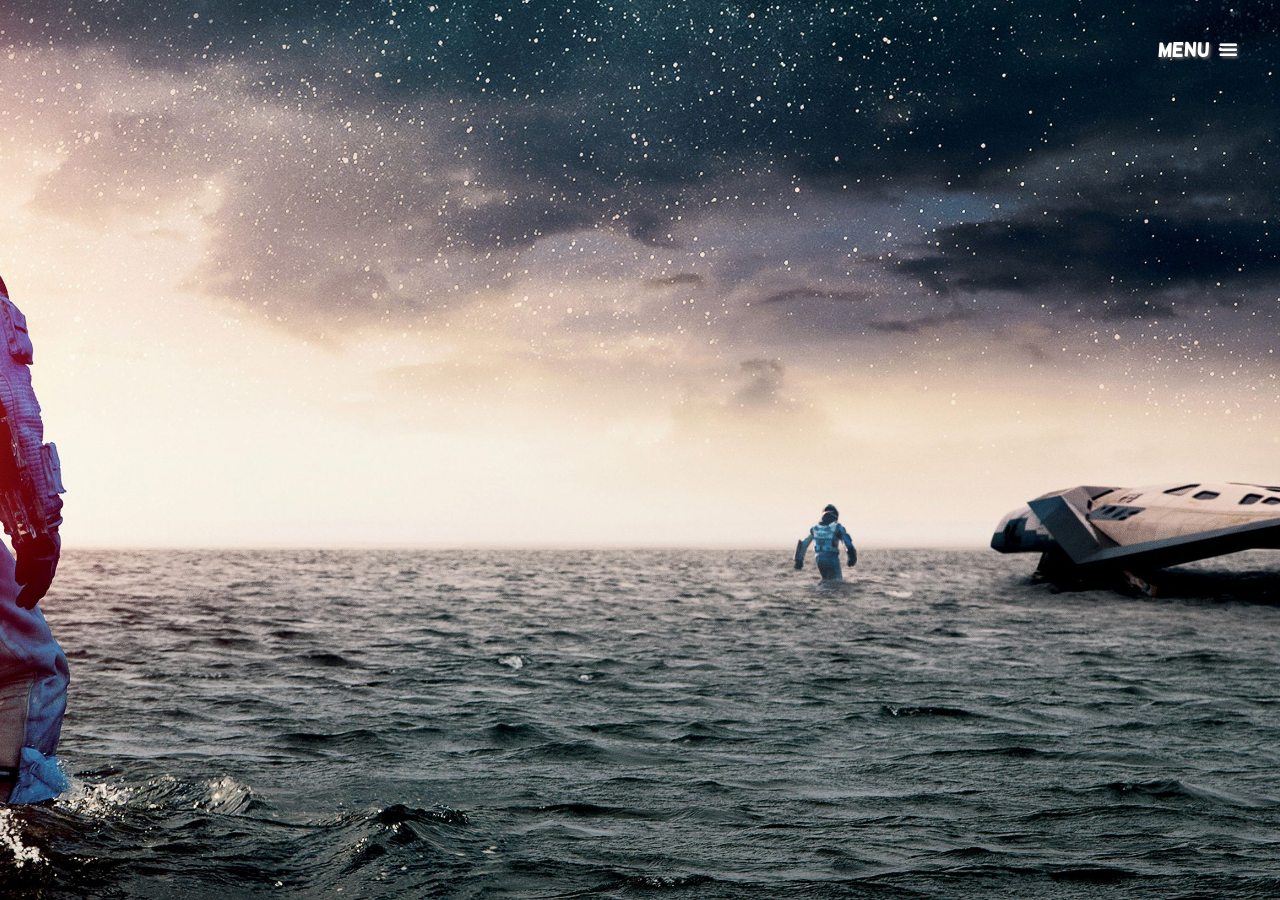
<file: index.html>
<!Doctype HTML>

<html>

<head>
	<title> Ms. Bauer's Physics </title> <!-- title that shows up in tab -->
	<meta name="author" content="Michael Kang and Sean Reihani" /> <!-- web designers -->
	<meta name="description" content="East Chapel Hill High School Physics" /> <!-- site description -->
	<meta name="robots" content="index, nofollow, noarchive" /> <!-- search engines include page, but not links -->
	<meta name="viewport" content="width=device-width, initial-scale=1"> <!-- mobile scaling -->
	<meta charset="utf-8" /> <!-- specifies universal font type -->
	<meta http-equiv="pragma" content="no cache" /> <!-- don't let browsers cache pages -->
	<link href="css/style.css" type="text/css" rel="stylesheet" /> <!-- links to css stylesheet -->
	<link href="img/favicon/favicon-96x96.png" type="image/png" rel="icon" sizes="96x96" > <!-- links to tab icon -->
</head>

<body>
<!-- Navigation Menu -->
<div id="myNav" class="overlay">
	<a href="javascript:void(0)" class="closebtn" onclick="closeNav()">×</a> <!-- 'X' closes navigation menu-->
	<div class="overlay-content">
  		<a href="index.html"> HOME </a>
  		<a href="ap/ap.html"> AP PHYSICS </a>
  		<a href="honors/honors.html"> HONORS PHYSICS </a>
  		<a href="contact/contact.html"> CONTACT ME</a>
  	</div>
</div>

<!-- Navigation Menu Button -->
<p class="menu"> MENU </p>
<span class="open" onclick="openNav()"> <span class="hamburger"> i </span> </span>

<!-- Navigation Menu J.S. -->
<script>
function openNav() {
    document.getElementById("myNav").style.height = "100%";
}

function closeNav() {
    document.getElementById("myNav").style.height = "0%";
}
</script>

<!-- Slideshow Background -->
<div id="image_home">
	<div id="slideshow"> <!-- Top Image (begin) -->
		<img class="slides" src="img/slideshow/Spaceship.jpg" alt="Interstellar Wallpaper" />
		<img class="slides" src="img/slideshow/Frozen.jpg" alt="Interstellar Wallpaper" />
		<img class="slides" src="img/slideshow/Night.jpg" alt="Interstellar Wallpaper" />
		<img class="slides" src="img/slideshow/Travel.jpg" alt="Interstellar Wallpaper" />
	</div> <!-- Top Image (end) -->
</div>

<!-- Slideshow J.S. -->
<script>
var myIndex = 0;
carousel();

function carousel() {
    var i;
    var x = document.getElementsByClassName("slides");
    for (i = 0; i < x.length; i++) {
       x[i].style.display = "none";  
    }
    myIndex++;
    if (myIndex > x.length) {myIndex = 1}    
    x[myIndex-1].style.display = "block";  
    setTimeout(carousel, 2500); // Change image every 2.5 seconds
}
</script>
</body>

</html>
</file>
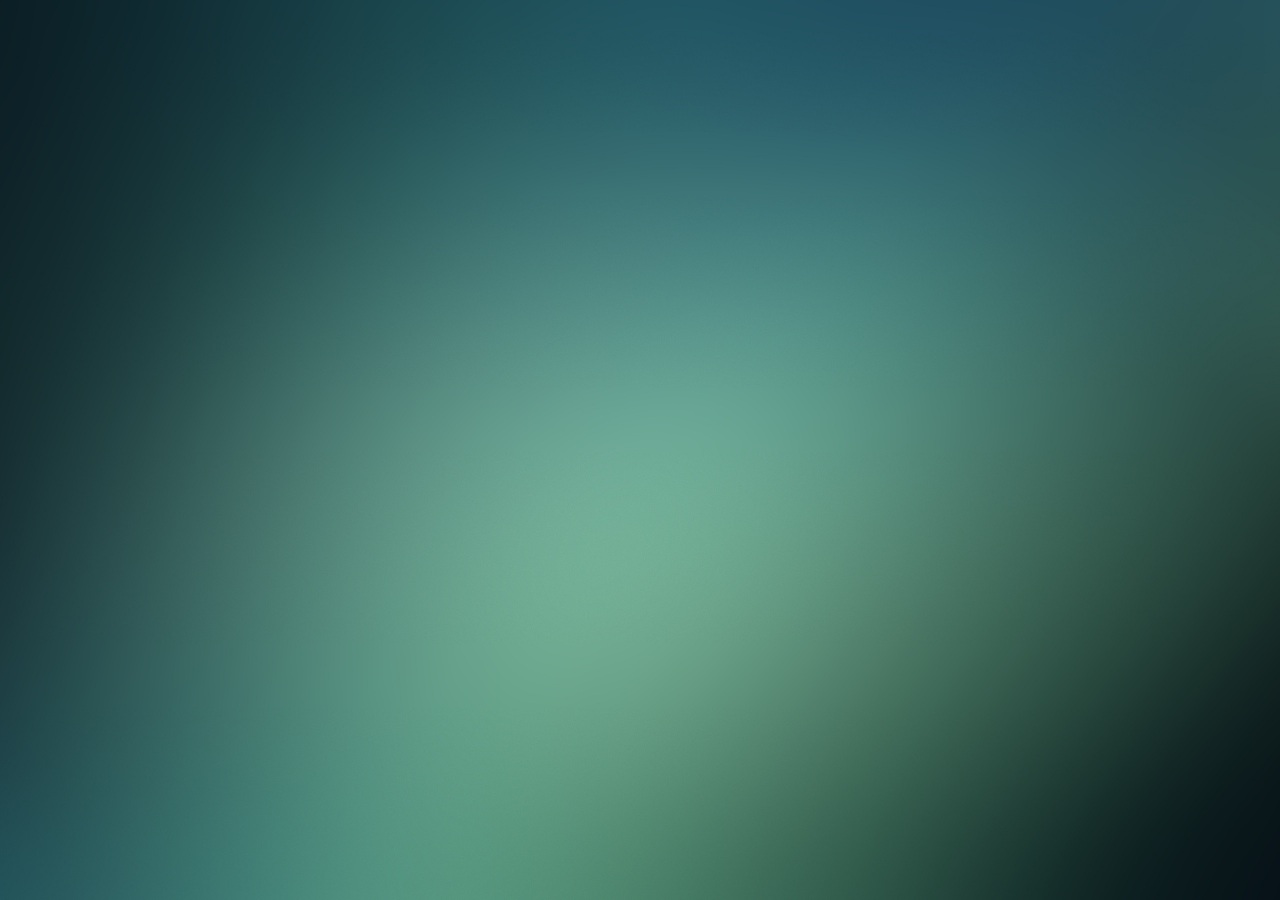
<file: ap/calendar.html>
<!Doctype HTML>

<html>

<head>
	<title> Ms. Bauer's Physics </title> <!-- title that shows up in tab -->
	<meta name="author" content="Michael Kang and Sean Reihani" /> <!-- web designers -->
	<meta name="description" content="East Chapel Hill High School Physics" /> <!-- site description -->
	<meta name="robots" content="index, nofollow, noarchive" /> <!-- search engines include page, but not links -->
	<meta name="viewport" content="width=device-width, initial-scale=1"> <!-- mobile scaling -->
	<meta charset="utf-8" /> <!-- specifies universal font type -->
	<meta http-equiv="pragma" content="no cache" /> <!-- don't let browsers cache pages -->
	<link href="../css/style.css" type="text/css" rel="stylesheet" /> <!-- links to css stylesheet -->
	<link href="../img/favicon/favicon-96x96.png" type="image/png" rel="icon" sizes="96x96" > <!-- links to tab icon -->
</head>

<body class=ap_calendar_container>

<div class=ap_calendar_iframe_container>
	<iframe src="https://calendar.google.com/calendar/embed?src=ophhmje2j11137o9e9o28u1um0%40group.calendar.google.com
	&ctz=America/New_York" style="border: 0" width="1000" height="600" frameborder="0" scrolling="no"></iframe>
</div>

</body>

</html>
</file>
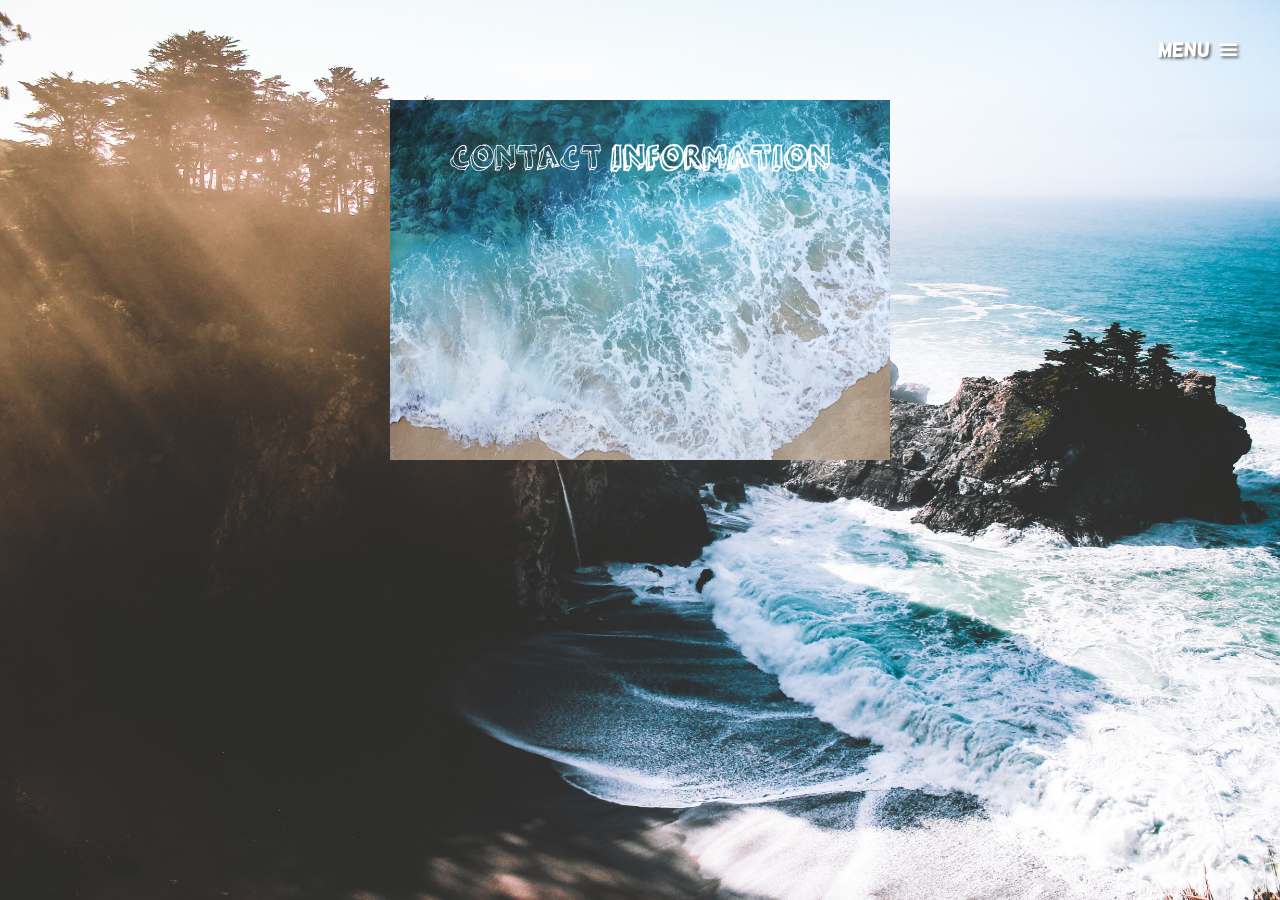
<file: contact/contact.html>
<!Doctype HTML>

<html>

<head>
	<title> Ms. Bauer's Physics </title> <!-- title that shows up in tab -->
	<meta name="author" content="Michael Kang and Sean Reihani" /> <!-- web designers -->
	<meta name="description" content="East Chapel Hill High School Physics" /> <!-- site description -->
	<meta name="robots" content="index, nofollow, noarchive" /> <!-- search engines include page, but not links -->
	<meta name="viewport" content="width=device-width, initial-scale=1"> <!-- mobile scaling -->
	<meta charset="utf-8" /> <!-- specifies universal font type -->
	<meta http-equiv="pragma" content="no cache" /> <!-- don't let browsers cache pages -->
	<link href="../css/style.css" type="text/css" rel="stylesheet" /> <!-- links to css stylesheet -->
	<link href="../img/favicon/favicon-96x96.png" type="image/png" rel="icon" sizes="96x96" > <!-- links to tab icon -->
</head>

<body class="contact">
<!-- Navigation Menu -->
<div id="myNav" class="overlay">
	<a href="javascript:void(0)" class="closebtn" onclick="closeNav()">×</a> <!-- 'X' closes navigation menu-->
	<div class="overlay-content">
  		<a href="../index.html"> HOME </a>
  		<a href="../ap/ap.html"> AP PHYSICS </a>
  		<a href="../honors/honors.html"> HONORS PHYSICS </a>
  		<a href="contact.html"> CONTACT ME</a>
  	</div>
</div>

<!-- Navigation Menu Button -->
<p class="menu"> MENU </p>
<span class="open" onclick="openNav()"> <span class="hamburger"> i </span> </span>

<!-- Navigation Menu J.S. -->
<script>
function openNav() {
    document.getElementById("myNav").style.height = "100%";
}

function closeNav() {
    document.getElementById("myNav").style.height = "0%";
}
</script>

<!-- Contact Info -->
<div class="grid">
	<figure class="effect-julia">
		<img src="../img/contact/Contact_over.jpg" />
		<figcaption>
			<h2> Contact <span> Information </span> </h2>
			<div>
				<p> kbauer@chccs.k12.nc.us </p> <br/>
				<p> 919-969-2482 ext. 27178 </p> <br/>
				<p> available Tues & Thursday </p>
			</div>
		</figcaption>			
	</figure>
</div>

</body>

</html>
</file>
<file: css/style.css>
/* Custom Fonts */
@font-face { 
    font-family: 'entyporegular';
    src: url('fonts/entypo/Entypo-webfont.eot');
    src: url('fonts/entypo/Entypo-webfont.eot?#iefix') format('embedded-opentype'),
         url('fonts/entypo/Entypo-webfont.woff') format('woff'),
         url('fonts/entypo/Entypo-webfont.ttf') format('truetype'),
         url('fonts/entypo/Entypo-webfont.svg#entyporegular') format('svg');
    font-weight: normal;
    font-style: normal;
}

@font-face {
    font-family: 'juice_regularregular';
    src: url('fonts/juice/JUICE_Regular-webfont.eot');
    src: url('fonts/juice/JUICE_Regular-webfont.eot?#iefix') format('embedded-opentype'),
         url('fonts/juice/JUICE_Regular-webfont.woff') format('woff'),
         url('fonts/juice/JUICE_Regular-webfont.ttf') format('truetype'),
         url('fonts/juice/JUICE_Regular-webfont.svg#juice_regularregular') format('svg');
    font-weight: normal;
    font-style: normal;
}

@font-face {
    font-family: 'helsinkiregular';
    src: url('fonts/helsinki/helsinki-webfont.eot');
    src: url('fonts/helsinki/helsinki-webfont.eot?#iefix') format('embedded-opentype'),
         url('fonts/helsinki/helsinki-webfont.woff') format('woff'),
         url('fonts/helsinki/helsinki-webfont.ttf') format('truetype'),
         url('fonts/helsinki/helsinki-webfont.svg#helsinkiregular') format('svg');
    font-weight: normal;
    font-style: normal;
}

@font-face {
    font-family: '3dumbregular';
    src: url('fonts/3dumb/3Dumb-webfont.eot');
    src: url('fonts/3dumb/3Dumb-webfont.eot?#iefix') format('embedded-opentype'),
         url('fonts/3dumb/3Dumb-webfont.woff') format('woff'),
         url('fonts/3dumb/3Dumb-webfont.ttf') format('truetype'),
         url('fonts/3dumb/3Dumb-webfont.svg#3dumbregular') format('svg');
    font-weight: normal;
    font-style: normal;
}

@font-face {
    font-family: 'robotoregular';
    src: url('fonts/roboto/Roboto-Regular-webfont.eot');
    src: url('fonts/roboto/Roboto-Regular-webfont.eot?#iefix') format('embedded-opentype'),
         url('fonts/roboto/Roboto-Regular-webfont.woff') format('woff'),
         url('fonts/roboto/Roboto-Regular-webfont.ttf') format('truetype'),
         url('fonts/roboto/Roboto-Regular-webfont.svg#robotoregular') format('svg');
    font-weight: normal;
    font-style: normal;

}

/*
 * Web Fonts from fontspring.com
 *
 * All OpenType features and all extended glyphs have been removed.
 * Fully installable fonts can be purchased at http://www.fontspring.com
 *
 * The fonts included in this stylesheet are subject to the End User License you purchased
 * from Fontspring. The fonts are protected under domestic and international trademark and 
 * copyright law. You are prohibited from modifying, reverse engineering, duplicating, or
 * distributing this font software.
 *
 * (c) 2010-2015 Fontspring
 *
 *
 *
 *
 * The fonts included are copyrighted by the vendor listed below.
 *
 * Vendor:      Armasen Typefaces
 * License URL: http://www.fontspring.com/licenses/armasen/webfont
 *
 *
 */

@font-face {
    font-family: 'kelsonregular';
    src: url('fonts/kelson_regular_macroman/kelson_rg-webfont.eot');
    src: url('fonts/kelson_regular_macroman/kelson_rg-webfont.eot?#iefix') format('embedded-opentype'),
         url('fonts/kelson_regular_macroman/kelson_rg-webfont.woff2') format('woff2'),
         url('fonts/kelson_regular_macroman/kelson_rg-webfont.woff') format('woff'),
         url('fonts/kelson_regular_macroman/kelson_rg-webfont.ttf') format('truetype'),
         url('fonts/kelson_regular_macroman/kelson_rg-webfont.svg#kelsonregular') format('svg');
    font-weight: normal;
    font-style: normal;

}




body {
    margin: 0; /* Override default setting */
    padding: 0; /* Override default setting */
}

/* Navigation Menu (overlay) */
.overlay {
    height: 0%;
    width: 100%;
    position: fixed;
    top: 0;
    left: 0;
    background-color: rgb(0, 0, 0);
    background-color: rgba(0, 0, 0, 1);
    overflow-y: hidden; /* no scrolling in y-direction */
    transition: 0.5s; /* smoother transition */
    z-index: 150; /* over top of page */
}

.overlay-content {
    position: relative;
    top: 25%;
    width: 100%;
    text-align: center;
    margin-top: 30px;
}

.overlay a {
    padding: 8px;
    text-decoration: none;
    font-family: 'juice_regularregular', Arial, monospace;
    font-size: 36px;
    color: #818181;
    display: block;
    transition: 0.3s;
}

.overlay a:hover, .overlay a:focus {
    color: #f1f1f1;
}

/* Navigation Menu (close button) */
.closebtn { 
    position: absolute;
    top: 19px;
    right: 32px;
    font-size: 45px !important;
}

/* Navigation Menu (MENU) */
.menu {
    font-family: 'helsinkiregular', Arial, monospace;
    font-size: 20px;
    text-shadow: 2px 2px 3px #666666;
    color: white;
    right: 70px;
    top: 18px;
    cursor: default;
    z-index: 1;
    position: fixed;
        /* Make elements not highlightable */
    -webkit-touch-callout: none; /* iOS Safari */
    -webkit-user-select: none;   /* Chrome/Safari/Opera */
    -moz-user-select: none;      /* Firefox */
    -ms-user-select: none;       /* Internet Explorer/Edge */
}

/* Navigation Menu (hamburger icon) */
.hamburger {
    font-family: 'entyporegular', Arial, monospace;
    font-size: 50px;
    text-shadow: 2px 2px 3px #666666;
    color: white;
    right: 40px;
    top: 37px;
    cursor: pointer;
    z-index: 1;
    position: fixed;
        /* Make elements not highlightable */
    -webkit-touch-callout: none; /* iOS Safari */
    -webkit-user-select: none;   /* Chrome/Safari/Opera */
    -moz-user-select: none;      /* Firefox */
    -ms-user-select: none;       /* Internet Explorer/Edge */
}

.hamburger:hover, .hamburger:active {
    color: rgb(242, 211, 36);
}

/* Navigation Menu (mobile scale) */
@media screen and (max-height: 450px) {
  .overlay {overflow-y: auto;}
  .overlay a {font-size: 20px}
  .closebtn {
    font-size: 40px !important;
    top: 15px;
    right: 35px;
  }
}

/* Home Page Slideshow */
.slides { 
        /* slideshow container */
    object-fit: cover;
    min-width: 100%; /* Preserve aspet ratio */
    min-height: 100%; /* Preserve aspet ratio */
    width: 100%;
    display: none;
    position: fixed; 
    top: 0; 
    left: 0; 
        /* Make elements not highlightable */
    -webkit-touch-callout: none; /* iOS Safari */
    -webkit-user-select: none;   /* Chrome/Safari/Opera */
    -moz-user-select: none;      /* Firefox */
    -ms-user-select: none;       /* Internet Explorer/Edge */
}

/* Contact subpage (background image) */
.contact {
    background-image: url("../img/contact/Contact.jpg");
    background-position: center center;
    background-repeat: no-repeat;
    background-attachment: fixed;
    background-size: cover;
    -webkit-background-size: cover;
    -moz-background-size: cover;
    -o-background-size: cover;
        /* Make elements not highlightable */
    -webkit-touch-callout: none; /* iOS Safari */
    -webkit-user-select: none;   /* Chrome/Safari/Opera */
    -moz-user-select: none;      /* Firefox */
    -ms-user-select: none;       /* Internet Explorer/Edge */
}


/* Contact (grid) */
.grid {
    position: relative;
    clear: both;
    margin: 0 auto;
    padding: 1em 0 4em;
    max-width: 500px;
    list-style: none;
    text-align: center;
}

.grid figure {
    position: absolute;
    float: left;
    margin: 0 auto;
    top: 100px;
    overflow: hidden;
    min-width: 100%;
    max-width: 100%;
    max-height: 360px;
    background: #3085a3;
    text-align: center;
    cursor: pointer;
}

.grid figure img {
    position: relative;
    display: block;
    width: 100%;
    max-width: 100%;
    opacity: 0.8;
}

.grid figure figcaption {
    color: #fff;
    text-transform: uppercase;
    font-size: 1.25em;
    -webkit-backface-visibility: hidden;
    backface-visibility: hidden;
}

.grid figure figcaption::before,
.grid figure figcaption::after {
    pointer-events: none;
}

.grid figure figcaption,
.grid figure figcaption > a {
    position: absolute;
    top: 15px;
    left: 0;
    width: 100%;
    height: 100%;
}

/* Anchor will cover the whole item by default */
.grid figure figcaption > a {
    z-index: 2;
    text-indent: 200%;
    white-space: nowrap;
    font-size: 0;
    opacity: 0;
}

.grid figure h2 {
    word-spacing: -0.15em;
    font-weight: 300;
    font-family: '3dumbregular';
}

.grid figure h2 span {
    font-weight: 800;
    font-family: '3dumbregular';
}

.grid figure h2,
.grid figure p {
    margin: 0;
}

.grid figure p {
    letter-spacing: 1px;
    font-size: 68.5%;
}

figure.effect-julia {
    background: rgba(108,178,255, 0.6);
}

figure.effect-julia img {
    max-width: none;
    height: 400px;
    -webkit-transition: opacity 1s, -webkit-transform 1s;
    transition: opacity 1s, transform 1s;
    -webkit-backface-visibility: hidden;
    backface-visibility: hidden;
}

figure.effect-julia figcaption {
    text-align: center;
}

figure.effect-julia h2 {
    position: relative;
    padding: 0.5em 0;
}

figure.effect-julia p {
    display: inline-block;
    margin: 0 0 0.25em;
    padding: 0.4em 1em;
    background: rgba(255,255,255,0.9);
    color: #2f3238;
    text-transform: none;
    font-weight: 500;
    font-size: 75%;
    -webkit-transition: opacity 0.35s, -webkit-transform 0.35s;
    transition: opacity 0.35s, transform 0.35s;
    -webkit-transform: translate3d(-400px,0,0);
    transform: translate3d(-400px,0,0);
}

figure.effect-julia p:first-child {
    -webkit-transition-delay: 0.15s;
    transition-delay: 0.15s;
}

figure.effect-julia p:nth-of-type(2) {
    -webkit-transition-delay: 0.1s;
    transition-delay: 0.1s;
}

figure.effect-julia p:nth-of-type(3) {
    -webkit-transition-delay: 0.05s;
    transition-delay: 0.05s;
}

figure.effect-julia:hover p:first-child {
    -webkit-transition-delay: 0s;
    transition-delay: 0s;
}

figure.effect-julia:hover p:nth-of-type(2) {
    -webkit-transition-delay: 0.05s;
    transition-delay: 0.05s;
}

figure.effect-julia:hover p:nth-of-type(3) {
    -webkit-transition-delay: 0.1s;
    transition-delay: 0.1s;
}

figure.effect-julia:hover img {
    opacity: 0.4;
    -webkit-transform: scale3d(1.1,1.1,1);
    transform: scale3d(1.1,1.1,1);
}

figure.effect-julia:hover p {
    opacity: 1;
    -webkit-transform: translate3d(0,0,0);
    transform: translate3d(0,0,0);
}

/* AP subpage */
.ap_container {
    background-image: url("../img/ap/horsehead.jpg");
    background-position: center center;
    background-repeat: no-repeat;
    background-attachment: fixed;
    background-size: cover;
    width: 100%;
    height: 100%;
    -webkit-background-size: cover;
    -moz-background-size: cover;
    -o-background-size: cover;
        /* Make elements not highlightable */
    -webkit-touch-callout: none; /* iOS Safari */
    -webkit-user-select: none;   /* Chrome/Safari/Opera */
    -moz-user-select: none;      /* Firefox */
    -ms-user-select: none;       /* Internet Explorer/Edge */
}

.ap_title {
    position: absolute;
    font-family: 'kelsonregular';
    font-size: 3.0em; 
    width: 100%;
    text-align: center;
    color: rgb(255,255,255);
    margin-bottom: 850px;
}

#ap_quote {
    position: fixed;
    font-family: 'kelsonregular';
    font-size: 32px;
    width: 100%;
    text-align: center;
    color: rgb(255,255,255);
    margin-top: 200px;
    
}

#ap_menu {
    position: fixed;
    width: 550px;
    width: 100%;
    height: 100%;
    font-size: 27px;
    color: rgb(255,255,255);
  /*  font-family: Tahoma, Geneva, sans-serif; */
    font-weight: bold;
    text-align: center;
    text-shadow: 3px 2px 3px #333333;
    margin-top: 450px;
     
}

#ap_menu ul {
    height: auto;
    padding: 8px 0px;
    margin: 0px;
}

#ap_menu li { 
display: inline; 
padding: 20px; 
}


#ap_menu a {
    font-family: 'kelsonregular';
    text-decoration: none;
    color: #fff;
    padding: 8px 8px 8px 8px;
}

#ap_menu a:hover {
    color: #F90;
}

/* AP calendar */
.ap_calendar_container {
    background-image: url("../img/calendar/ap.jpg");
    background-position: center center;
    background-repeat: no-repeat;
    background-attachment: fixed;
    background-size: cover;
    -webkit-background-size: cover;
    -moz-background-size: cover;
    -o-background-size: cover;
        /* Make elements not highlightable */
    -webkit-touch-callout: none; /* iOS Safari */
    -webkit-user-select: none;   /* Chrome/Safari/Opera */
    -moz-user-select: none;      /* Firefox */
    -ms-user-select: none;       /* Internet Explorer/Edge */
}

.ap_calendar_iframe_container {
    text-align: center;
    width: 100%;
    padding-top: 50px;
}

/* Honors Calendar */
.honors_calendar_container {
    background-image: url("../img/calendar/honors.png");
    background-position: center center;
    background-repeat: no-repeat;
    background-attachment: fixed;
    background-size: cover;
    -webkit-background-size: cover;
    -moz-background-size: cover;
    -o-background-size: cover;
        /* Make elements not highlightable */
    -webkit-touch-callout: none; /* iOS Safari */
    -webkit-user-select: none;   /* Chrome/Safari/Opera */
    -moz-user-select: none;      /* Firefox */
    -ms-user-select: none;       /* Internet Explorer/Edge */
}

.honors_calendar_iframe_container {
    text-align: center;
    width: 100%;
    padding-top: 50px;
}


/* Honors subpage */
.honors_container {
    background-image: url("../img/honors/galaxy.jpg");
    background-position: center center;
    background-repeat: no-repeat;
    background-attachment: fixed;
    background-size: cover;
    width: 100%;
    -webkit-background-size: cover;
    -moz-background-size: cover;
    -o-background-size: cover;
        /* Make elements not highlightable */
    -webkit-touch-callout: none; /* iOS Safari */
    -webkit-user-select: none;   /* Chrome/Safari/Opera */
    -moz-user-select: none;      /* Firefox */
    -ms-user-select: none;       /* Internet Explorer/Edge */
}

.honors_title {
    position: absolute;
    font-family: 'kelsonregular';
    font-size: 3.0em; 
    width: 100%;
    text-align: center;
    color: rgb(255,255,255);
    margin-bottom: 850px;
   
}

#honors_quote {
    position: fixed;
    font-family: 'kelsonregular';
    font-size: 32px;
    width: 100%;
    text-align: center;
    color: #fff;
    margin-top: 200px;
    text-shadow: 3px 2px 3px #333333;
}

#honors_menu {
    position: fixed;
    width: 550px;
    width: 100%;
    height: 100%;
    font-size: 27px;
    color: rgb(255,255,255);
  /*  font-family: Tahoma, Geneva, sans-serif; */
    font-weight: bold;
    text-align: center;
    text-shadow: 3px 2px 3px #333333;
    margin-top: 525px;
       
}

#honors_menu ul {
    height: auto;
    padding: 8px 0px;
    margin: 0px;
}

#honors_menu li { 
display: inline; 
padding: 20px; 
font-family: 'kelsonregular';

}


#honors_menu a {
    text-decoration: none;
    color: #fff;
    padding: 8px 8px 8px 8px;
}

#honors_menu a:hover {
    color: #F90;
}
</file>
